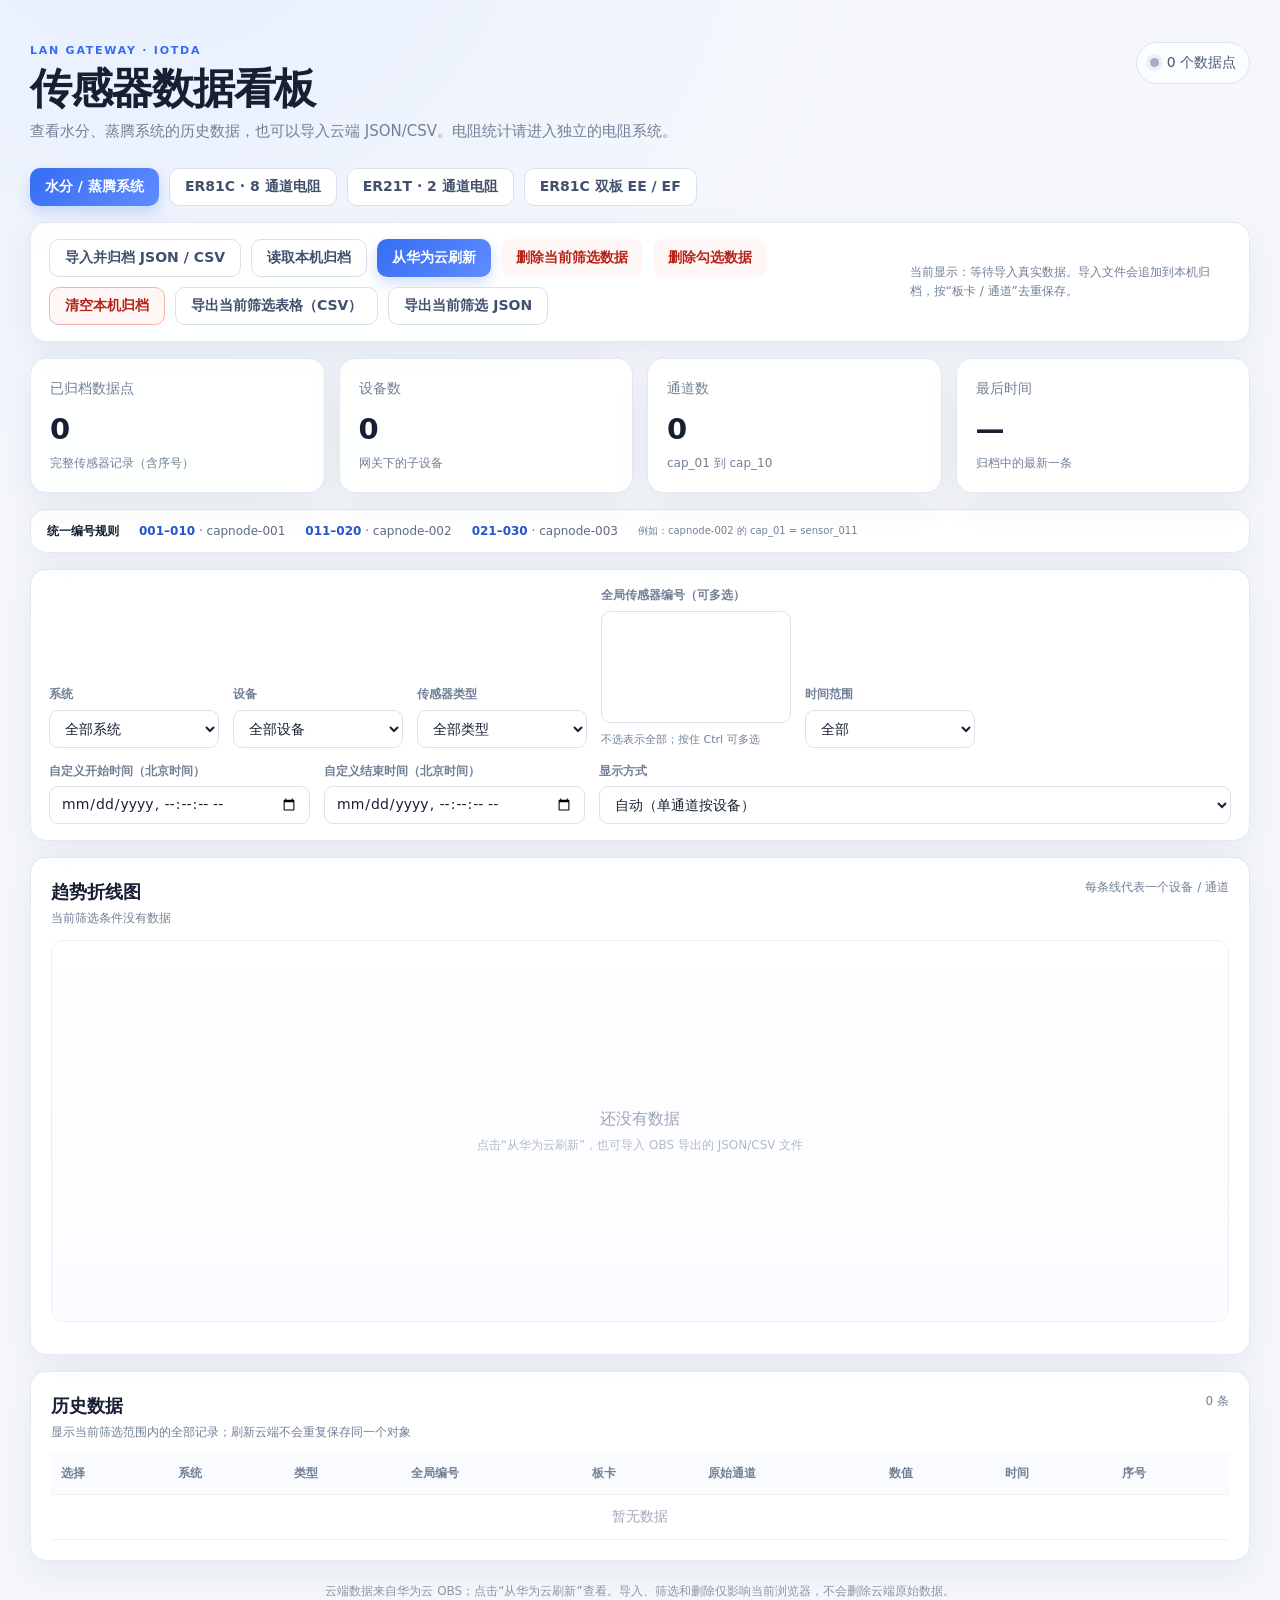
<file: index.html>
<!doctype html>
<html lang="zh-CN">
<head>
  <meta charset="utf-8">
  <meta name="viewport" content="width=device-width, initial-scale=1">
  <title>IoTDA 传感器看板</title>
  <link rel="stylesheet" href="style.css?v=baff49711105">
</head>
<body>
  <main class="page-shell">
    <header class="topbar">
      <div>
        <p class="eyebrow">LAN GATEWAY · IOTDA</p>
        <h1>传感器数据看板</h1>
        <p class="subhead">查看水分、蒸腾系统的历史数据，也可以导入云端 JSON/CSV。电阻统计请进入独立的电阻系统。</p>
      </div>
      <div class="status-pill"><span class="status-dot"></span><span id="dataStatus">等待数据</span></div>
    </header>

    <nav aria-label="系统入口" style="display:flex;gap:10px;flex-wrap:wrap;margin-bottom:16px"><a class="button primary" href="index.html" aria-current="page" style="text-decoration:none">水分 / 蒸腾系统</a><a class="button secondary" href="resistance.html?model=ER81C" style="text-decoration:none">ER81C · 8 通道电阻</a><a class="button secondary" href="resistance.html?model=ER21T" style="text-decoration:none">ER21T · 2 通道电阻</a><a class="button secondary" href="resistance-two-boards.html" style="text-decoration:none">ER81C 双板 EE / EF</a></nav>

    <section class="toolbar card" aria-label="数据操作">
      <div class="toolbar-main">
        <label class="button secondary file-button" for="dataFile">导入并归档 JSON / CSV</label>
        <input id="dataFile" type="file" accept=".json,.csv,.txt,application/json,text/csv" hidden>
        <button class="button secondary" id="loadArchive" type="button">读取本机归档</button>
        <button class="button primary" id="loadCloud" type="button">从华为云刷新</button>
        <button class="button danger" id="deleteFiltered" type="button">删除当前筛选数据</button>
        <button class="button danger" id="deleteSelected" type="button" disabled>删除勾选数据</button>
        <button class="button danger secondary" id="clearArchive" type="button">清空本机归档</button>
        <button class="button secondary" id="exportCsv" type="button">导出当前筛选表格（CSV）</button>
        <button class="button secondary" id="exportJson" type="button">导出当前筛选 JSON</button>
      </div>
      <p class="hint" id="sourceHint">当前没有加载真实数据；导入后会自动追加保存到本机浏览器归档。导出按钮只导出当前板卡、传感器和时间范围筛选结果。</p>
    </section>

    <section class="stats-grid" aria-label="数据概览">
      <article class="stat-card"><span>已归档数据点</span><strong id="statPoints">0</strong><small>完整传感器记录（含序号）</small></article>
      <article class="stat-card"><span>设备数</span><strong id="statDevices">0</strong><small>网关下的子设备</small></article>
      <article class="stat-card"><span>通道数</span><strong id="statChannels">0</strong><small>cap_01 到 cap_10</small></article>
      <article class="stat-card"><span>最后时间</span><strong id="statLatest">—</strong><small>归档中的最新一条</small></article>
    </section>

    <section class="mapping-strip card" aria-label="传感器编号规则">
      <strong>统一编号规则</strong>
      <span><b>001–010</b> · capnode-001</span>
      <span><b>011–020</b> · capnode-002</span>
      <span><b>021–030</b> · capnode-003</span>
      <small>例如：capnode-002 的 cap_01 = sensor_011</small>
    </section>

    <section class="filters card" aria-label="筛选条件">
      <div class="filter-field"><label for="systemSelect">系统</label><select id="systemSelect"><option value="__all__">全部系统</option></select></div>
      <div class="filter-field"><label for="deviceSelect">设备</label><select id="deviceSelect"><option value="__all__">全部设备</option></select></div>
      <div class="filter-field"><label for="sensorTypeSelect">传感器类型</label><select id="sensorTypeSelect"><option value="__all__">全部类型</option><option value="moisture">水分</option><option value="humidity">湿度</option></select></div>
      <div class="filter-field sensor-filter"><label for="channelSelect">全局传感器编号（可多选）</label><select id="channelSelect" multiple size="5" aria-describedby="channelHint"></select><small id="channelHint" class="filter-hint">不选表示全部；按住 Ctrl 可多选</small></div>
      <div class="filter-field"><label for="rangeSelect">时间范围</label><select id="rangeSelect"><option value="all">全部</option><option value="1h">最近 1 小时</option><option value="24h">最近 24 小时</option><option value="7d">最近 7 天</option></select></div>
      <div class="filter-field"><label for="fromTime">自定义开始时间（北京时间）</label><input id="fromTime" type="datetime-local" step="1"></div>
      <div class="filter-field"><label for="toTime">自定义结束时间（北京时间）</label><input id="toTime" type="datetime-local" step="1"></div>
      <div class="filter-field grow"><label for="chartMode">显示方式</label><select id="chartMode"><option value="auto">自动（单通道按设备）</option><option value="all">全部通道叠加</option></select></div>
    </section>

    <section class="chart-card card">
      <div class="card-heading"><div><h2>趋势折线图</h2><p id="chartCaption">请先加载数据</p></div><span class="legend-note">每条线代表一个设备 / 通道</span></div>
      <div class="chart-wrap"><canvas id="trendChart" aria-label="传感器趋势折线图"></canvas><div class="empty-state" id="emptyState">还没有数据<br><small>点击“从华为云刷新”，也可导入 OBS 导出的 JSON/CSV 文件</small></div></div>
      <div class="legend" id="legend" aria-label="图例"></div>
    </section>

    <section class="table-card card">
      <div class="card-heading"><div><h2>历史数据</h2><p>显示当前筛选范围内的全部记录；刷新云端不会重复保存同一个对象</p></div><span class="table-count" id="tableCount">0 条</span></div>
      <div class="table-scroll"><table><thead><tr><th>选择</th><th>系统</th><th>类型</th><th>全局编号</th><th>板卡</th><th>原始通道</th><th>数值</th><th>时间</th><th>序号</th></tr></thead><tbody id="latestTable"><tr><td colspan="9" class="muted">暂无数据</td></tr></tbody></table></div>
    </section>

    <footer class="footer">云端数据来自华为云 OBS；点击“从华为云刷新”查看。导入、筛选和删除仅影响当前浏览器，不会删除云端原始数据。</footer>
  </main>
  <script src="app.js?v=faecf7dfc641"></script>
</body>
</html>
</file>
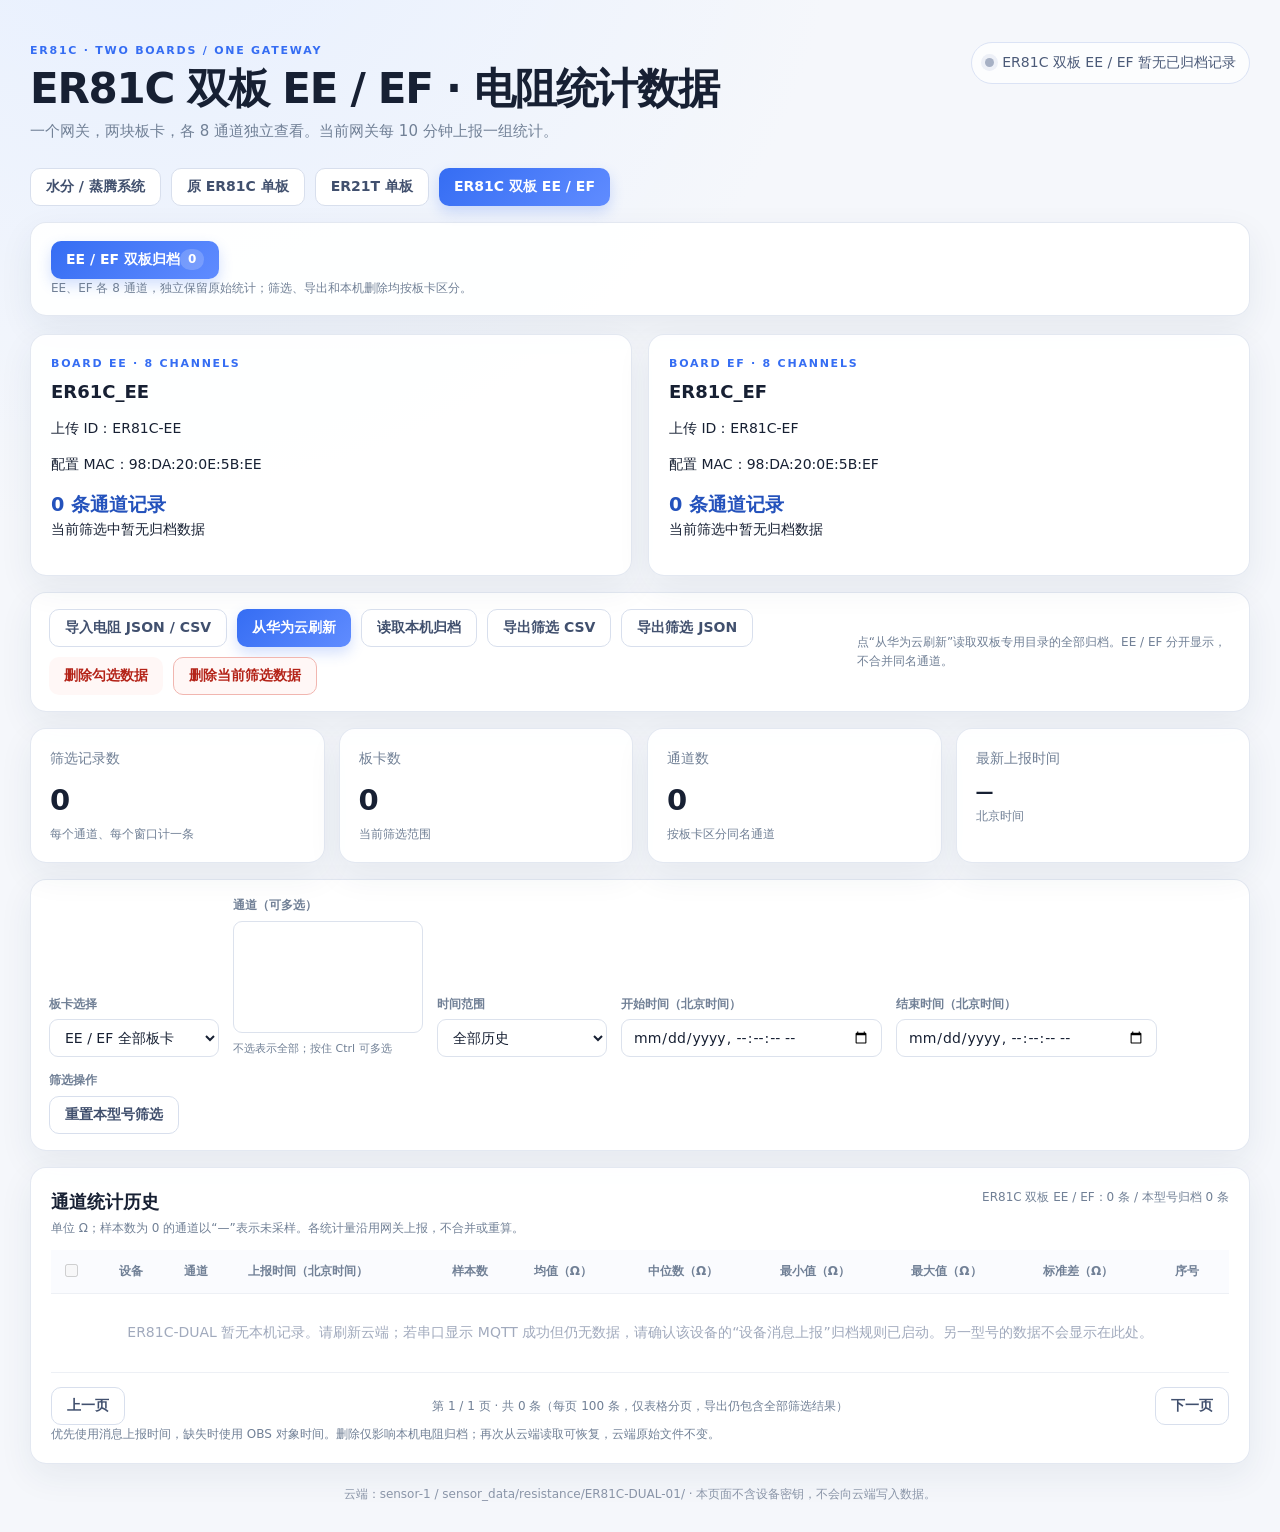
<file: resistance-two-boards.html>
<!doctype html>
<html lang="zh-CN">
<head>
  <meta charset="utf-8">
  <meta name="viewport" content="width=device-width, initial-scale=1">
  <title>ER81C 双板 EE / EF · IoTDA 传感器看板</title>
  <link rel="stylesheet" href="style.css?v=baff49711105">
  <link rel="stylesheet" href="resistance.css?v=3d310deb3660">
</head>
<body class="resistance-page" data-view="dual">
  <main class="page-shell">
    <header class="topbar">
      <div><p class="eyebrow">ER81C · TWO BOARDS / ONE GATEWAY</p><h1 id="rModelTitle">ER81C 双板 EE / EF · 电阻统计数据</h1><p class="subhead">一个网关，两块板卡，各 8 通道独立查看。当前网关每 10 分钟上报一组统计。</p></div>
      <div class="status-pill" role="status"><span class="status-dot"></span><span id="rStatus">等待数据</span></div>
    </header>
    <nav class="system-navigation" aria-label="系统入口"><a class="button secondary" href="index.html">水分 / 蒸腾系统</a><a class="button secondary" href="resistance.html?model=ER81C">原 ER81C 单板</a><a class="button secondary" href="resistance.html?model=ER21T">ER21T 单板</a><a class="button primary" href="resistance-two-boards.html" aria-current="page">ER81C 双板 EE / EF</a></nav>
    <section class="model-panel card" aria-label="电阻型号选择">
      <nav class="model-navigation" aria-label="双板视图"><a class="button primary" href="resistance-two-boards.html" data-model="ER81C-DUAL" aria-current="page">EE / EF 双板归档 <span>0</span></a></nav>
      <p class="hint" id="rModelHint">筛选、导出和删除只作用于当前型号；切换不会清空记录。按钮数字为各型号本机归档条数。</p>
    </section>
    <section class="dual-board-grid" aria-label="双板身份与当前筛选数据">
      <article class="card dual-board-card"><p class="eyebrow">BOARD EE · 8 CHANNELS</p><h2>ER61C_EE</h2><p>上传 ID：ER81C-EE</p><p>配置 MAC：98:DA:20:0E:5B:EE</p><strong id="rBoardEECount">0 条通道记录</strong><p id="rBoardEELatest">当前筛选中暂无归档数据</p></article>
      <article class="card dual-board-card"><p class="eyebrow">BOARD EF · 8 CHANNELS</p><h2>ER81C_EF</h2><p>上传 ID：ER81C-EF</p><p>配置 MAC：98:DA:20:0E:5B:EF</p><strong id="rBoardEFCount">0 条通道记录</strong><p id="rBoardEFLatest">当前筛选中暂无归档数据</p></article>
    </section>
    <section class="toolbar card" aria-label="电阻数据操作">
      <div class="toolbar-main">
        <label class="button secondary file-button" for="rFile">导入电阻 JSON / CSV</label><input id="rFile" type="file" accept=".json,.jsonl,.csv,.txt" hidden>
        <button id="rCloud" class="button primary" type="button">从华为云刷新</button>
        <button id="rArchive" class="button secondary" type="button">读取本机归档</button>
        <button id="rCsv" class="button secondary" type="button">导出筛选 CSV</button>
        <button id="rJson" class="button secondary" type="button">导出筛选 JSON</button>
        <button id="rDelete" class="button danger" type="button" disabled>删除勾选数据</button>
        <button id="rDeleteFiltered" class="button danger secondary" type="button" disabled>删除当前筛选数据</button>
      </div>
      <p id="rHint" class="hint" role="status">点“从华为云刷新”读取双板专用目录的全部归档。EE / EF 分开显示，不合并同名通道。</p>
      <p id="rError" class="error-message" role="alert" hidden></p>
      <div id="rDeleteConfirm" class="delete-confirm" role="alertdialog" aria-labelledby="rDeleteMessage" hidden><p id="rDeleteMessage"></p><div class="toolbar-main"><button id="rConfirmDelete" class="button danger" type="button">确认删除本机缓存</button><button id="rCancelDelete" class="button secondary" type="button">取消删除</button></div></div>
    </section>
    <section class="stats-grid" aria-label="当前筛选范围概览">
      <article class="stat-card"><span>筛选记录数</span><strong id="rCount">0</strong><small>每个通道、每个窗口计一条</small></article>
      <article class="stat-card"><span>板卡数</span><strong id="rDevices">0</strong><small>当前筛选范围</small></article>
      <article class="stat-card"><span>通道数</span><strong id="rChannels">0</strong><small>按板卡区分同名通道</small></article>
      <article class="stat-card"><span>最新上报时间</span><strong id="rLatest">—</strong><small>北京时间</small></article>
    </section>
    <section class="filters card" aria-label="电阻筛选条件">
      <div class="filter-field"><label for="rDevice">板卡选择</label><select id="rDevice"><option value="__all__">EE / EF 全部板卡</option></select></div>
      <div class="filter-field sensor-filter"><label for="rChannel">通道（可多选）</label><select id="rChannel" multiple size="4" aria-describedby="rChannelHint"></select><small id="rChannelHint" class="filter-hint">不选表示全部；按住 Ctrl 可多选</small></div>
      <div class="filter-field"><label for="rRange">时间范围</label><select id="rRange"><option value="all">全部历史</option><option value="1h">最新记录前 1 小时</option><option value="24h">最新记录前 24 小时</option><option value="7d">最新记录前 7 天</option></select></div>
      <div class="filter-field"><label for="rFrom">开始时间（北京时间）</label><input id="rFrom" type="datetime-local" step="1"></div>
      <div class="filter-field"><label for="rTo">结束时间（北京时间）</label><input id="rTo" type="datetime-local" step="1"></div>
      <div class="filter-field"><label for="rReset">筛选操作</label><button id="rReset" class="button secondary" type="button" aria-label="重置当前型号筛选">重置本型号筛选</button></div>
    </section>
    <section class="table-card card" aria-label="电阻统计历史">
      <div class="card-heading"><div><h2>通道统计历史</h2><p>单位 Ω；样本数为 0 的通道以“—”表示未采样。各统计量沿用网关上报，不合并或重算。</p></div><span class="table-count" id="rTableCount">0 条</span></div>
      <div class="table-scroll" tabindex="0" role="region" aria-label="可横向滚动的电阻统计表">
        <table><thead><tr><th><input id="rSelectAll" type="checkbox" aria-label="勾选当前筛选的全部电阻记录"></th><th>设备</th><th>通道</th><th>上报时间（北京时间）</th><th>样本数</th><th>均值（Ω）</th><th>中位数（Ω）</th><th>最小值（Ω）</th><th>最大值（Ω）</th><th>标准差（Ω）</th><th>序号</th></tr></thead><tbody id="rTable"><tr><td colspan="11" class="muted">尚无电阻数据。请从华为云刷新或导入电阻文件；上报周期由对应网关决定。</td></tr></tbody></table>
      </div>
      <div class="table-pagination"><button class="button secondary" id="rPrevPage" type="button" disabled>上一页</button><span id="rPageInfo" class="hint" role="status">第 1 / 1 页</span><button class="button secondary" id="rNextPage" type="button" disabled>下一页</button></div>
      <p class="hint">优先使用消息上报时间，缺失时使用 OBS 对象时间。删除仅影响本机电阻归档；再次从云端读取可恢复，云端原始文件不变。</p>
    </section>
    <footer class="footer">云端：sensor-1 / sensor_data/resistance/ER81C-DUAL-01/ · 本页面不含设备密钥，不会向云端写入数据。</footer>
  </main>
  <script src="resistance-data.js?v=a0346317ac4c"></script><script src="resistance-app.js?v=b4694c6c8b73"></script>
</body>
</html>
</file>
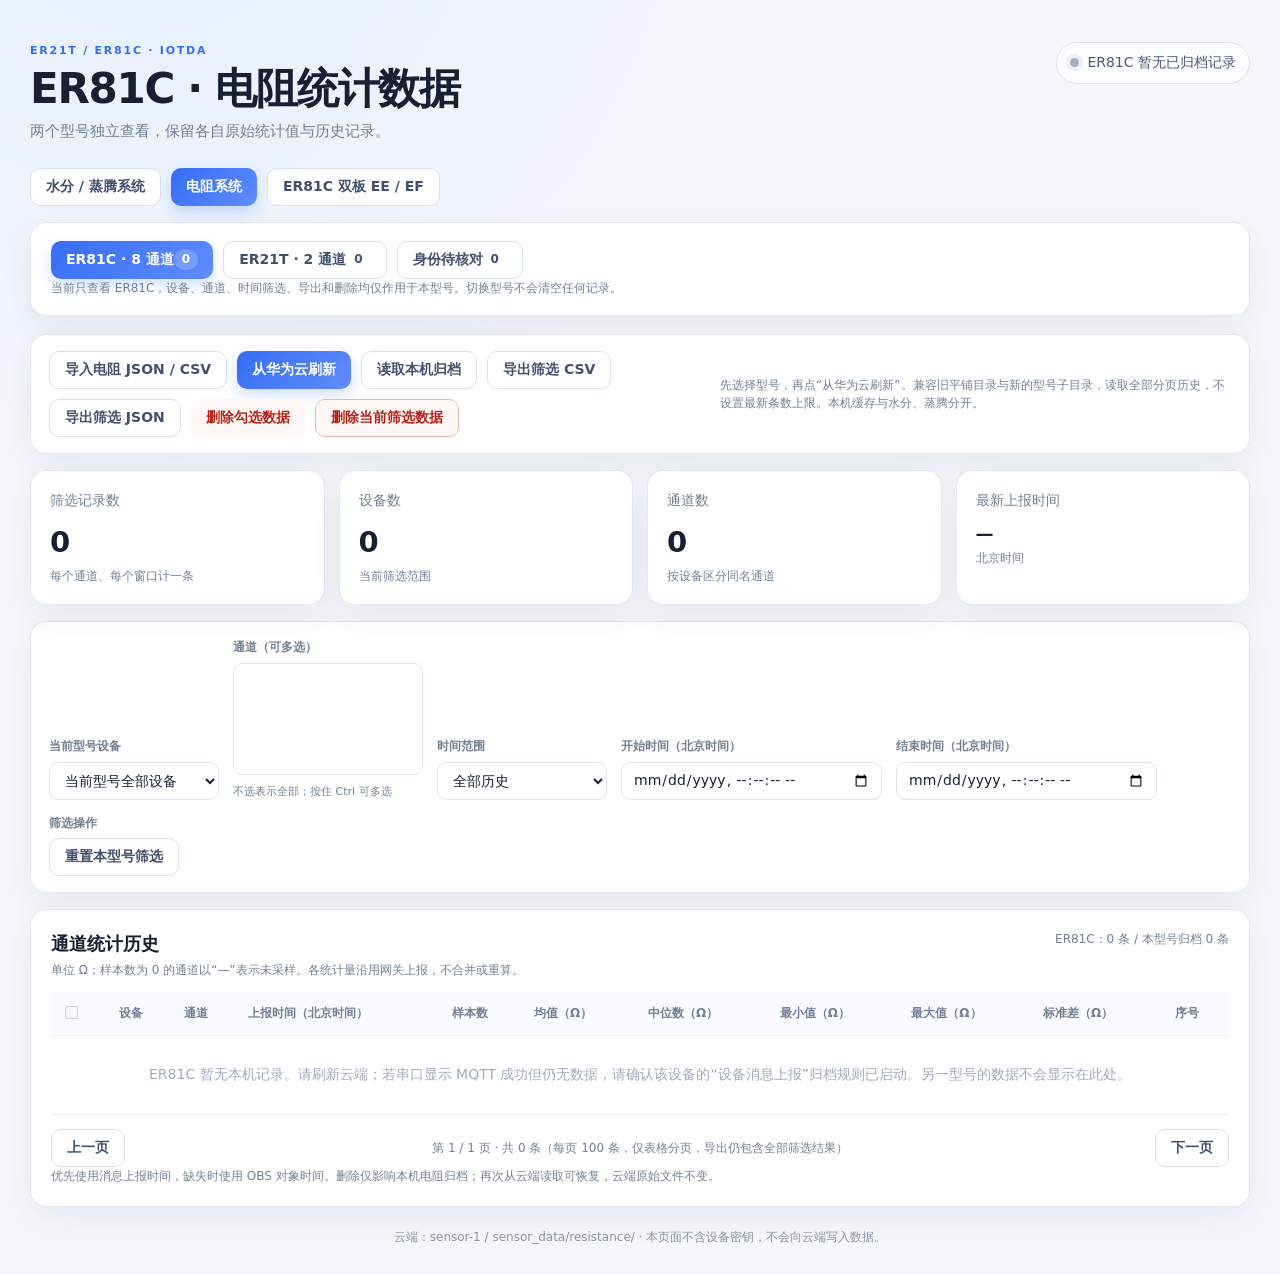
<file: resistance.html>
<!doctype html>
<html lang="zh-CN">
<head>
  <meta charset="utf-8">
  <meta name="viewport" content="width=device-width, initial-scale=1">
  <title>电阻系统 · IoTDA 传感器看板</title>
  <link rel="stylesheet" href="style.css?v=baff49711105">
  <link rel="stylesheet" href="resistance.css?v=3d310deb3660">
</head>
<body class="resistance-page">
  <main class="page-shell">
    <header class="topbar">
      <div><p class="eyebrow">ER21T / ER81C · IOTDA</p><h1 id="rModelTitle">ER81C · 电阻统计数据</h1><p class="subhead">两个型号独立查看，保留各自原始统计值与历史记录。</p></div>
      <div class="status-pill" role="status"><span class="status-dot"></span><span id="rStatus">等待数据</span></div>
    </header>
    <nav class="system-navigation" aria-label="系统入口"><a class="button secondary" href="index.html">水分 / 蒸腾系统</a><a class="button primary" href="resistance.html" aria-current="page">电阻系统</a><a class="button secondary" href="resistance-two-boards.html">ER81C 双板 EE / EF</a></nav>
    <section class="model-panel card" aria-label="电阻型号选择">
      <nav class="model-navigation" aria-label="选择电阻板型号">
        <a class="button primary" href="resistance.html?model=ER81C" data-model="ER81C" aria-current="page">ER81C · 8 通道 <span>0</span></a>
        <a class="button secondary" href="resistance.html?model=ER21T" data-model="ER21T">ER21T · 2 通道 <span>0</span></a>
        <a class="button secondary" href="resistance.html?model=unclassified" data-model="unclassified">身份待核对 <span>0</span></a>
      </nav>
      <p class="hint" id="rModelHint">筛选、导出和删除只作用于当前型号；切换不会清空记录。按钮数字为各型号本机归档条数。</p>
    </section>
    <section class="toolbar card" aria-label="电阻数据操作">
      <div class="toolbar-main">
        <label class="button secondary file-button" for="rFile">导入电阻 JSON / CSV</label><input id="rFile" type="file" accept=".json,.jsonl,.csv,.txt" hidden>
        <button id="rCloud" class="button primary" type="button">从华为云刷新</button>
        <button id="rArchive" class="button secondary" type="button">读取本机归档</button>
        <button id="rCsv" class="button secondary" type="button">导出筛选 CSV</button>
        <button id="rJson" class="button secondary" type="button">导出筛选 JSON</button>
        <button id="rDelete" class="button danger" type="button" disabled>删除勾选数据</button>
        <button id="rDeleteFiltered" class="button danger secondary" type="button" disabled>删除当前筛选数据</button>
      </div>
      <p id="rHint" class="hint" role="status">先选择型号，再点“从华为云刷新”。兼容旧平铺目录与新的型号子目录，读取全部分页历史，不设置最新条数上限。本机缓存与水分、蒸腾分开。</p>
      <p id="rError" class="error-message" role="alert" hidden></p>
      <div id="rDeleteConfirm" class="delete-confirm" role="alertdialog" aria-labelledby="rDeleteMessage" hidden><p id="rDeleteMessage"></p><div class="toolbar-main"><button id="rConfirmDelete" class="button danger" type="button">确认删除本机缓存</button><button id="rCancelDelete" class="button secondary" type="button">取消删除</button></div></div>
    </section>
    <section class="stats-grid" aria-label="当前筛选范围概览">
      <article class="stat-card"><span>筛选记录数</span><strong id="rCount">0</strong><small>每个通道、每个窗口计一条</small></article>
      <article class="stat-card"><span>设备数</span><strong id="rDevices">0</strong><small>当前筛选范围</small></article>
      <article class="stat-card"><span>通道数</span><strong id="rChannels">0</strong><small>按设备区分同名通道</small></article>
      <article class="stat-card"><span>最新上报时间</span><strong id="rLatest">—</strong><small>北京时间</small></article>
    </section>
    <section class="filters card" aria-label="电阻筛选条件">
      <div class="filter-field"><label for="rDevice">当前型号设备</label><select id="rDevice"><option value="__all__">当前型号全部设备</option></select></div>
      <div class="filter-field sensor-filter"><label for="rChannel">通道（可多选）</label><select id="rChannel" multiple size="4" aria-describedby="rChannelHint"></select><small id="rChannelHint" class="filter-hint">不选表示全部；按住 Ctrl 可多选</small></div>
      <div class="filter-field"><label for="rRange">时间范围</label><select id="rRange"><option value="all">全部历史</option><option value="1h">最新记录前 1 小时</option><option value="24h">最新记录前 24 小时</option><option value="7d">最新记录前 7 天</option></select></div>
      <div class="filter-field"><label for="rFrom">开始时间（北京时间）</label><input id="rFrom" type="datetime-local" step="1"></div>
      <div class="filter-field"><label for="rTo">结束时间（北京时间）</label><input id="rTo" type="datetime-local" step="1"></div>
      <div class="filter-field"><label for="rReset">筛选操作</label><button id="rReset" class="button secondary" type="button" aria-label="重置当前型号筛选">重置本型号筛选</button></div>
    </section>
    <section class="table-card card" aria-label="电阻统计历史">
      <div class="card-heading"><div><h2>通道统计历史</h2><p>单位 Ω；样本数为 0 的通道以“—”表示未采样。各统计量沿用网关上报，不合并或重算。</p></div><span class="table-count" id="rTableCount">0 条</span></div>
      <div class="table-scroll" tabindex="0" role="region" aria-label="可横向滚动的电阻统计表">
        <table><thead><tr><th><input id="rSelectAll" type="checkbox" aria-label="勾选当前筛选的全部电阻记录"></th><th>设备</th><th>通道</th><th>上报时间（北京时间）</th><th>样本数</th><th>均值（Ω）</th><th>中位数（Ω）</th><th>最小值（Ω）</th><th>最大值（Ω）</th><th>标准差（Ω）</th><th>序号</th></tr></thead><tbody id="rTable"><tr><td colspan="11" class="muted">尚无电阻数据。请从华为云刷新或导入电阻文件；上报周期由对应网关决定。</td></tr></tbody></table>
      </div>
      <div class="table-pagination"><button class="button secondary" id="rPrevPage" type="button" disabled>上一页</button><span id="rPageInfo" class="hint" role="status">第 1 / 1 页</span><button class="button secondary" id="rNextPage" type="button" disabled>下一页</button></div>
      <p class="hint">优先使用消息上报时间，缺失时使用 OBS 对象时间。删除仅影响本机电阻归档；再次从云端读取可恢复，云端原始文件不变。</p>
    </section>
    <footer class="footer">云端：sensor-1 / sensor_data/resistance/ · 本页面不含设备密钥，不会向云端写入数据。</footer>
  </main>
  <script src="resistance-data.js?v=a0346317ac4c"></script><script src="resistance-app.js?v=b4694c6c8b73"></script>
</body>
</html>
</file>
<file: style.css>
:root {
  --ink: #172033;
  --muted: #718096;
  --line: #e6eaf1;
  --card: rgba(255,255,255,.92);
  --blue: #356df3;
  --blue-dark: #2554cf;
  --teal: #0ea5a3;
  --bg: #f5f7fb;
  --shadow: 0 12px 34px rgba(35, 50, 85, .07);
}

* { box-sizing: border-box; }
body { margin: 0; color: var(--ink); background: radial-gradient(circle at 12% -10%, #e6efff 0, transparent 34%), var(--bg); font: 14px/1.55 "Microsoft YaHei", "PingFang SC", system-ui, sans-serif; }
button, select, input { font: inherit; }
.page-shell { width: min(1220px, calc(100% - 36px)); margin: 0 auto; padding: 42px 0 28px; }
.topbar { display: flex; align-items: flex-start; justify-content: space-between; gap: 24px; margin-bottom: 24px; }
.eyebrow { margin: 0 0 6px; color: var(--blue); font-size: 11px; font-weight: 800; letter-spacing: .16em; }
h1, h2, p { margin-top: 0; }
h1 { margin-bottom: 7px; font-size: clamp(28px, 4vw, 42px); line-height: 1.15; letter-spacing: -.03em; }
.subhead { max-width: 690px; margin-bottom: 0; color: var(--muted); font-size: 15px; }
.status-pill { display: inline-flex; align-items: center; gap: 8px; padding: 9px 13px; border: 1px solid #dbe3f5; border-radius: 999px; color: #4b5a78; background: rgba(255,255,255,.76); white-space: nowrap; }
.status-dot { width: 9px; height: 9px; border-radius: 50%; background: #a6b0c4; box-shadow: 0 0 0 4px #edf0f7; }
.status-dot.ready { background: #13aa76; box-shadow: 0 0 0 4px #e5f8f1; }
.card { border: 1px solid rgba(222,228,239,.85); border-radius: 16px; background: var(--card); box-shadow: var(--shadow); }
.toolbar { display: flex; align-items: center; justify-content: space-between; gap: 18px; padding: 16px 18px; margin-bottom: 16px; }
.toolbar-main { display: flex; flex-wrap: wrap; gap: 10px; }
.button { display: inline-flex; align-items: center; justify-content: center; min-height: 38px; padding: 0 15px; border: 0; border-radius: 10px; cursor: pointer; font-weight: 700; transition: .18s ease; }
.button:hover { transform: translateY(-1px); }
.button.primary { color: white; background: linear-gradient(135deg, var(--blue), #608cff); box-shadow: 0 6px 14px rgba(53,109,243,.22); }
.button.secondary { border: 1px solid #d8dfed; color: #41506e; background: #fff; }
.button.danger { color: #b42318; border-color: #f1b6b0; background: #fff7f6; }
.button.danger:hover { background: #ffe9e6; }
.record-check { width: 16px; height: 16px; accent-color: var(--blue); cursor: pointer; }
.hint { margin: 0; color: var(--muted); font-size: 12px; }
.stats-grid { display: grid; grid-template-columns: repeat(4, 1fr); gap: 14px; margin-bottom: 16px; }
.stat-card { min-height: 132px; padding: 19px; border: 1px solid rgba(222,228,239,.85); border-radius: 16px; background: var(--card); box-shadow: var(--shadow); }
.stat-card span, .stat-card small { display: block; color: var(--muted); }
.stat-card strong { display: block; margin: 8px 0 2px; font-size: 29px; letter-spacing: -.03em; }
.stat-card small { font-size: 12px; }
.mapping-strip { display: flex; align-items: center; flex-wrap: wrap; gap: 12px 20px; padding: 12px 16px; margin-bottom: 16px; color: #5e6b83; font-size: 12px; }
.mapping-strip strong { color: var(--ink); }
.mapping-strip b { color: var(--blue-dark); }
.mapping-strip small { color: var(--muted); }
.filters { display: flex; flex-wrap: wrap; align-items: flex-end; gap: 14px; padding: 16px 18px; margin-bottom: 16px; }
.filter-field { min-width: 170px; }
.sensor-filter { min-width: 190px; }
.filter-field.grow { flex: 1 1 170px; }
.filter-field label { display: block; margin-bottom: 6px; color: var(--muted); font-size: 12px; font-weight: 700; }
select, input[type="datetime-local"] { width: 100%; height: 38px; padding: 0 11px; border: 1px solid #dce2ed; border-radius: 9px; outline: none; color: var(--ink); background: #fff; }
select[multiple] { height: 112px; padding: 6px; }
select:focus, input[type="datetime-local"]:focus { border-color: var(--blue); box-shadow: 0 0 0 3px rgba(53,109,243,.11); }
.filter-hint { display: block; margin-top: 4px; color: var(--muted); font-size: 11px; }
.chart-card, .table-card { padding: 20px; margin-bottom: 16px; }
.card-heading { display: flex; align-items: flex-start; justify-content: space-between; gap: 14px; margin-bottom: 12px; }
h2 { margin-bottom: 3px; font-size: 18px; }
.card-heading p { margin-bottom: 0; color: var(--muted); font-size: 12px; }
.legend-note, .table-count { color: var(--muted); font-size: 12px; }
.chart-wrap { position: relative; min-height: 380px; border: 1px solid #edf0f5; border-radius: 12px; background: linear-gradient(#fff, #fbfcff); overflow: hidden; }
canvas { display: block; width: 100%; height: 380px; }
.empty-state { position: absolute; inset: 0; display: grid; place-content: center; text-align: center; color: #9aa5b8; font-size: 16px; pointer-events: none; }
.empty-state small { margin-top: 5px; color: #b2bac8; font-size: 12px; }
.legend { display: flex; flex-wrap: wrap; gap: 8px 14px; max-height: 74px; margin-top: 12px; overflow: auto; }
.legend-item { display: inline-flex; align-items: center; gap: 6px; color: #5b6880; font-size: 12px; }
.legend-swatch { width: 18px; height: 3px; border-radius: 999px; }
.table-scroll { overflow-x: auto; }
table { width: 100%; border-collapse: collapse; }
th, td { padding: 11px 10px; border-bottom: 1px solid #edf0f5; text-align: left; white-space: nowrap; }
th { color: var(--muted); font-size: 12px; font-weight: 700; background: #fafbfe; }
td { color: #39465e; }
td.value { color: var(--blue-dark); font-weight: 800; }
.muted { color: #a1aabd; text-align: center; }
.footer { padding: 5px 3px 0; color: #8a95a8; font-size: 12px; text-align: center; }
@media (max-width: 820px) { .page-shell { width: min(100% - 24px, 680px); padding-top: 25px; } .topbar { flex-direction: column; } .stats-grid { grid-template-columns: repeat(2, 1fr); } .filters { display: grid; grid-template-columns: 1fr 1fr; } .filter-field.grow { grid-column: 1 / -1; } .toolbar { align-items: flex-start; flex-direction: column; } .chart-wrap { min-height: 300px; } canvas { height: 300px; } }
@media (max-width: 480px) { .stats-grid { gap: 9px; } .stat-card { min-height: 112px; padding: 14px; } .stat-card strong { font-size: 24px; } .filters { grid-template-columns: 1fr; } .filter-field.grow { grid-column: auto; } .chart-card, .table-card { padding: 14px; } .card-heading { flex-direction: column; } }
</file>
<file: resistance.css>
.resistance-page [hidden] { display: none !important; }
.system-navigation { display: flex; flex-wrap: wrap; gap: 10px; margin: 0 0 16px; }
.system-navigation a { text-decoration: none; }
.resistance-page .model-panel { padding: 18px 20px; margin-bottom: 18px; }
.model-navigation { display: flex; flex-wrap: wrap; gap: 10px; }
.model-navigation a { text-decoration: none; }
.model-navigation span { border-radius: 12px; padding: 1px 8px; background: #ffffff30; font-size: 12px; }
.model-navigation a[aria-disabled="true"] { opacity: .65; cursor: wait; }
.model-navigation a:focus-visible { outline: 3px solid #668fea; outline-offset: 3px; }
.resistance-page .identity-warning { display: block; color: #9f263b; }
.resistance-page .table-pagination { display: flex; align-items: center; justify-content: space-between; flex-wrap: wrap; gap: 10px; margin-top: 14px; }
.resistance-page .error-message { color: #9f263b; background: #fff0f2; border-radius: 8px; padding: 10px 12px; margin-top: 10px; overflow-wrap: anywhere; }
.resistance-page .delete-confirm { border: 1px solid #e6bbc3; background: #fff7f8; border-radius: 10px; padding: 12px; margin-top: 12px; }
.resistance-page .delete-confirm p { margin: 0 0 10px; color: #8b3042; }
.resistance-page .filters { align-items: end; }
.resistance-page .stat-card small { overflow-wrap: anywhere; }
.resistance-page #rLatest { font-size: 18px; line-height: 1.5; }
.resistance-page table { min-width: 1120px; font-variant-numeric: tabular-nums; }
.resistance-page .table-scroll { max-height: 65vh; }
.resistance-page th { position: sticky; top: 0; z-index: 1; }
.resistance-page tbody td:nth-child(n+5):not(:last-child) { text-align: right; }
.resistance-page tr:hover td { background: #f6f9ff; }
.resistance-page .button:focus-visible, .system-navigation a:focus-visible { outline: 3px solid #668fea; outline-offset: 3px; }
.resistance-page .muted { white-space: normal; padding: 28px 15px; }
@media (max-width: 480px) { .resistance-page #rLatest { font-size: 16px; } .resistance-page .stats-grid .stat-card { min-height: 105px; } }
.dual-board-grid { display:grid; grid-template-columns:repeat(2,minmax(0,1fr)); gap:16px; margin:16px 0; }
.dual-board-card { padding:20px; min-width:0; }
.dual-board-card h2 { margin:6px 0 12px; }
.dual-board-card p { overflow-wrap:anywhere; }
.dual-board-card strong { color:#2452bc; font-size:1.2rem; }
@media(max-width:640px) { .dual-board-grid { grid-template-columns:1fr; } }
.resistance-page .board-meta { display:block; color:#657791; font-size:11px; }
</file>
